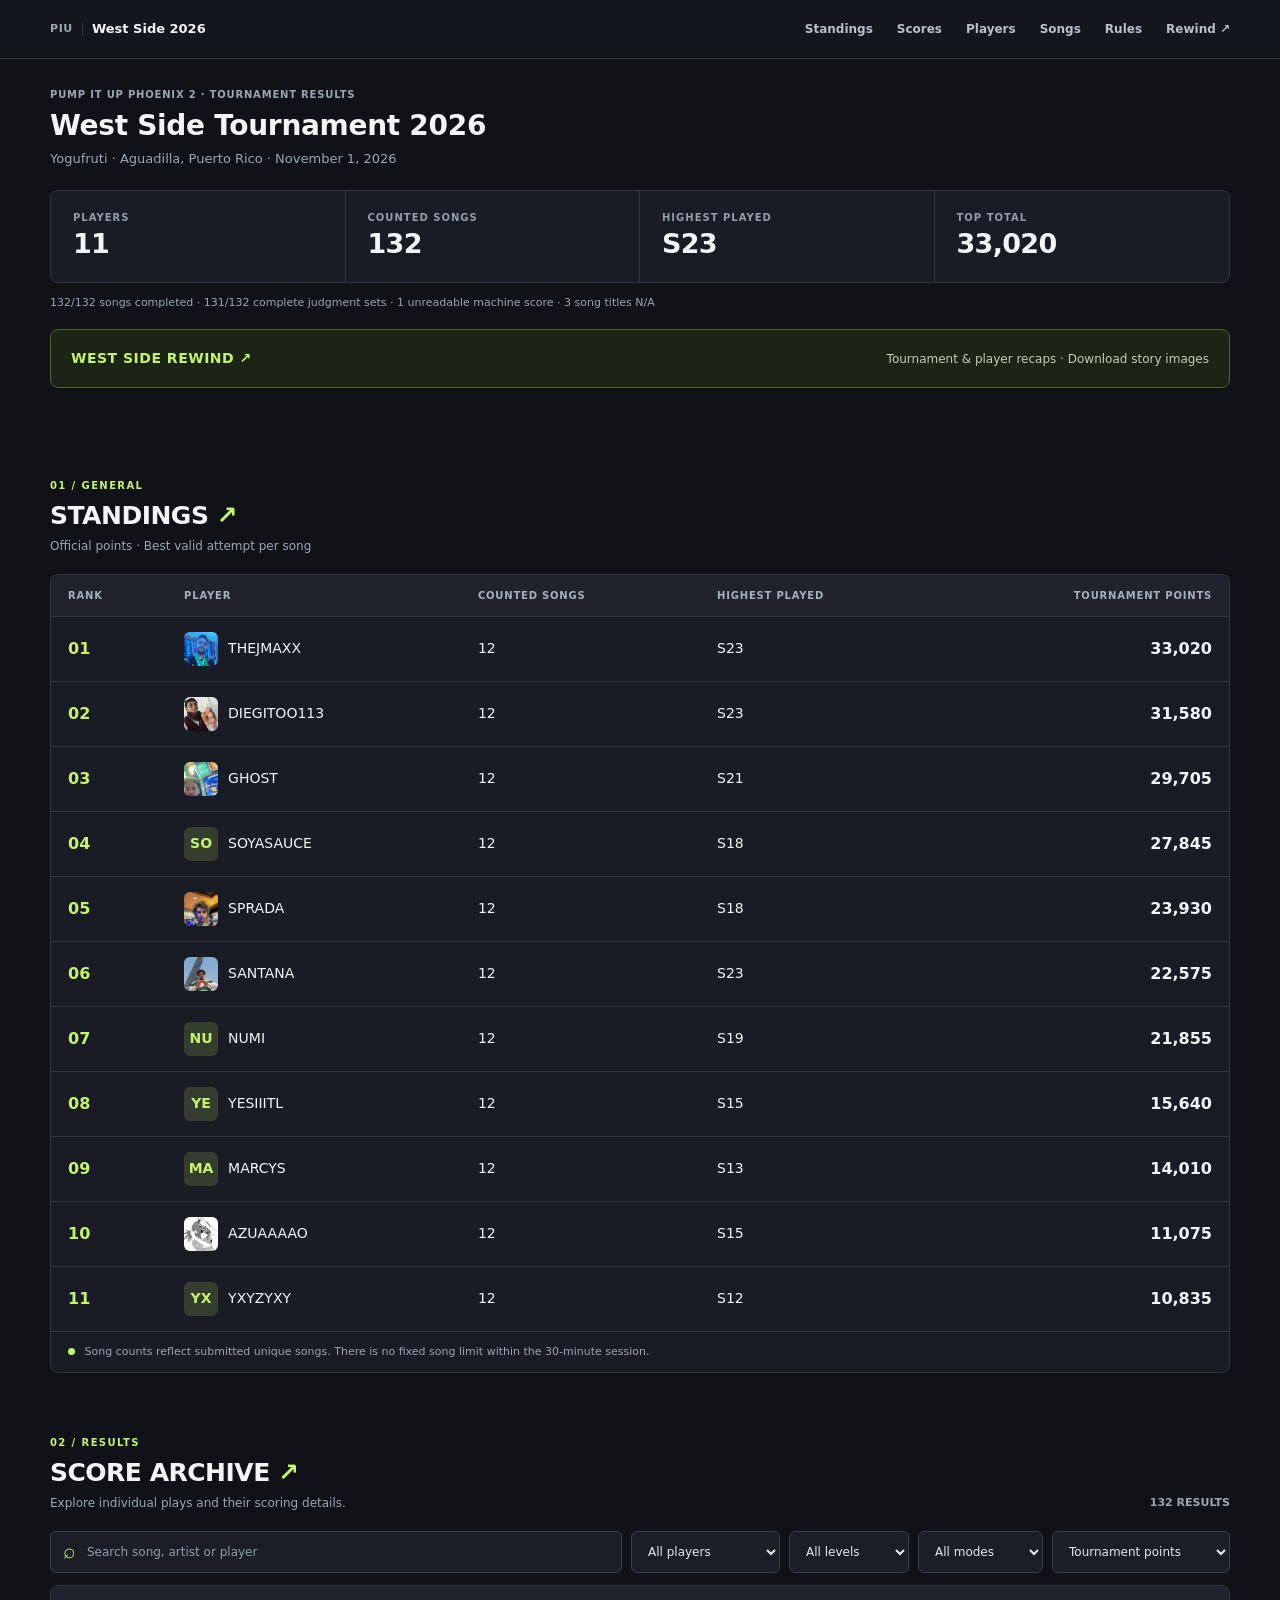
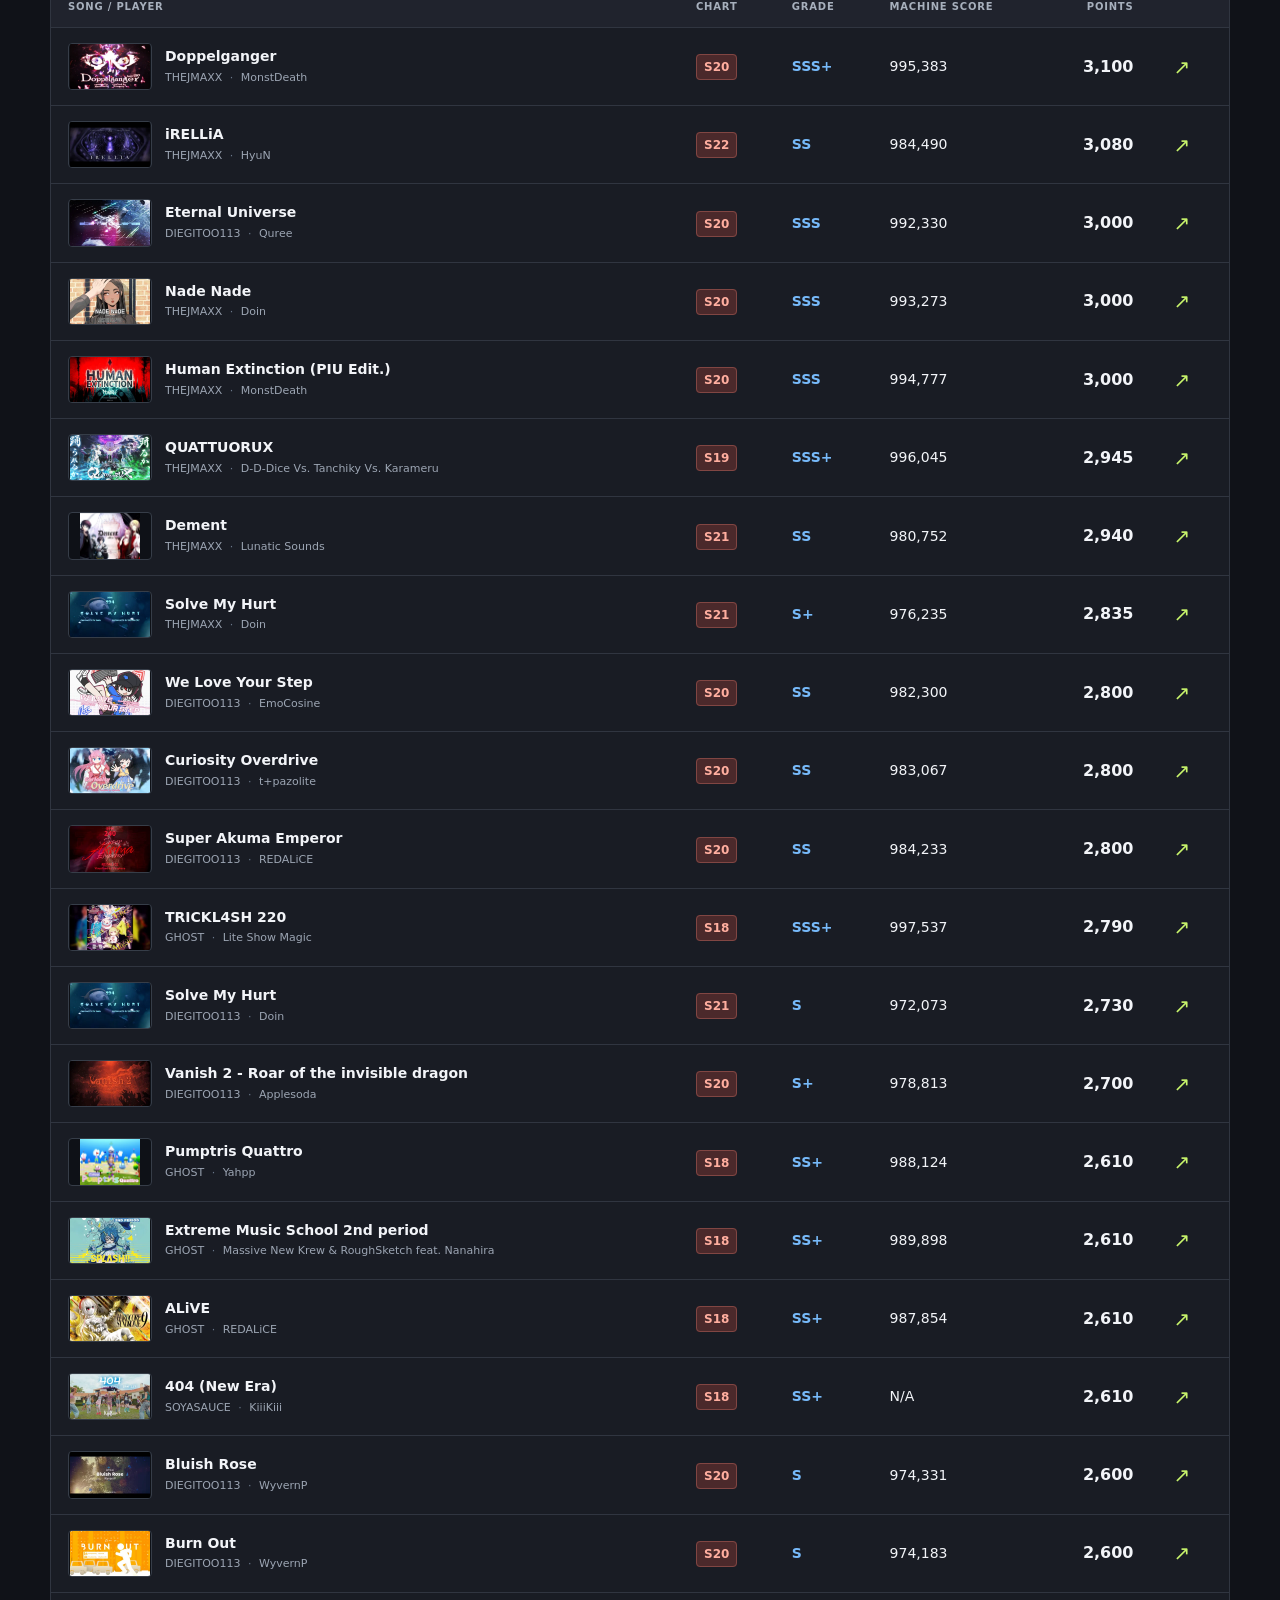
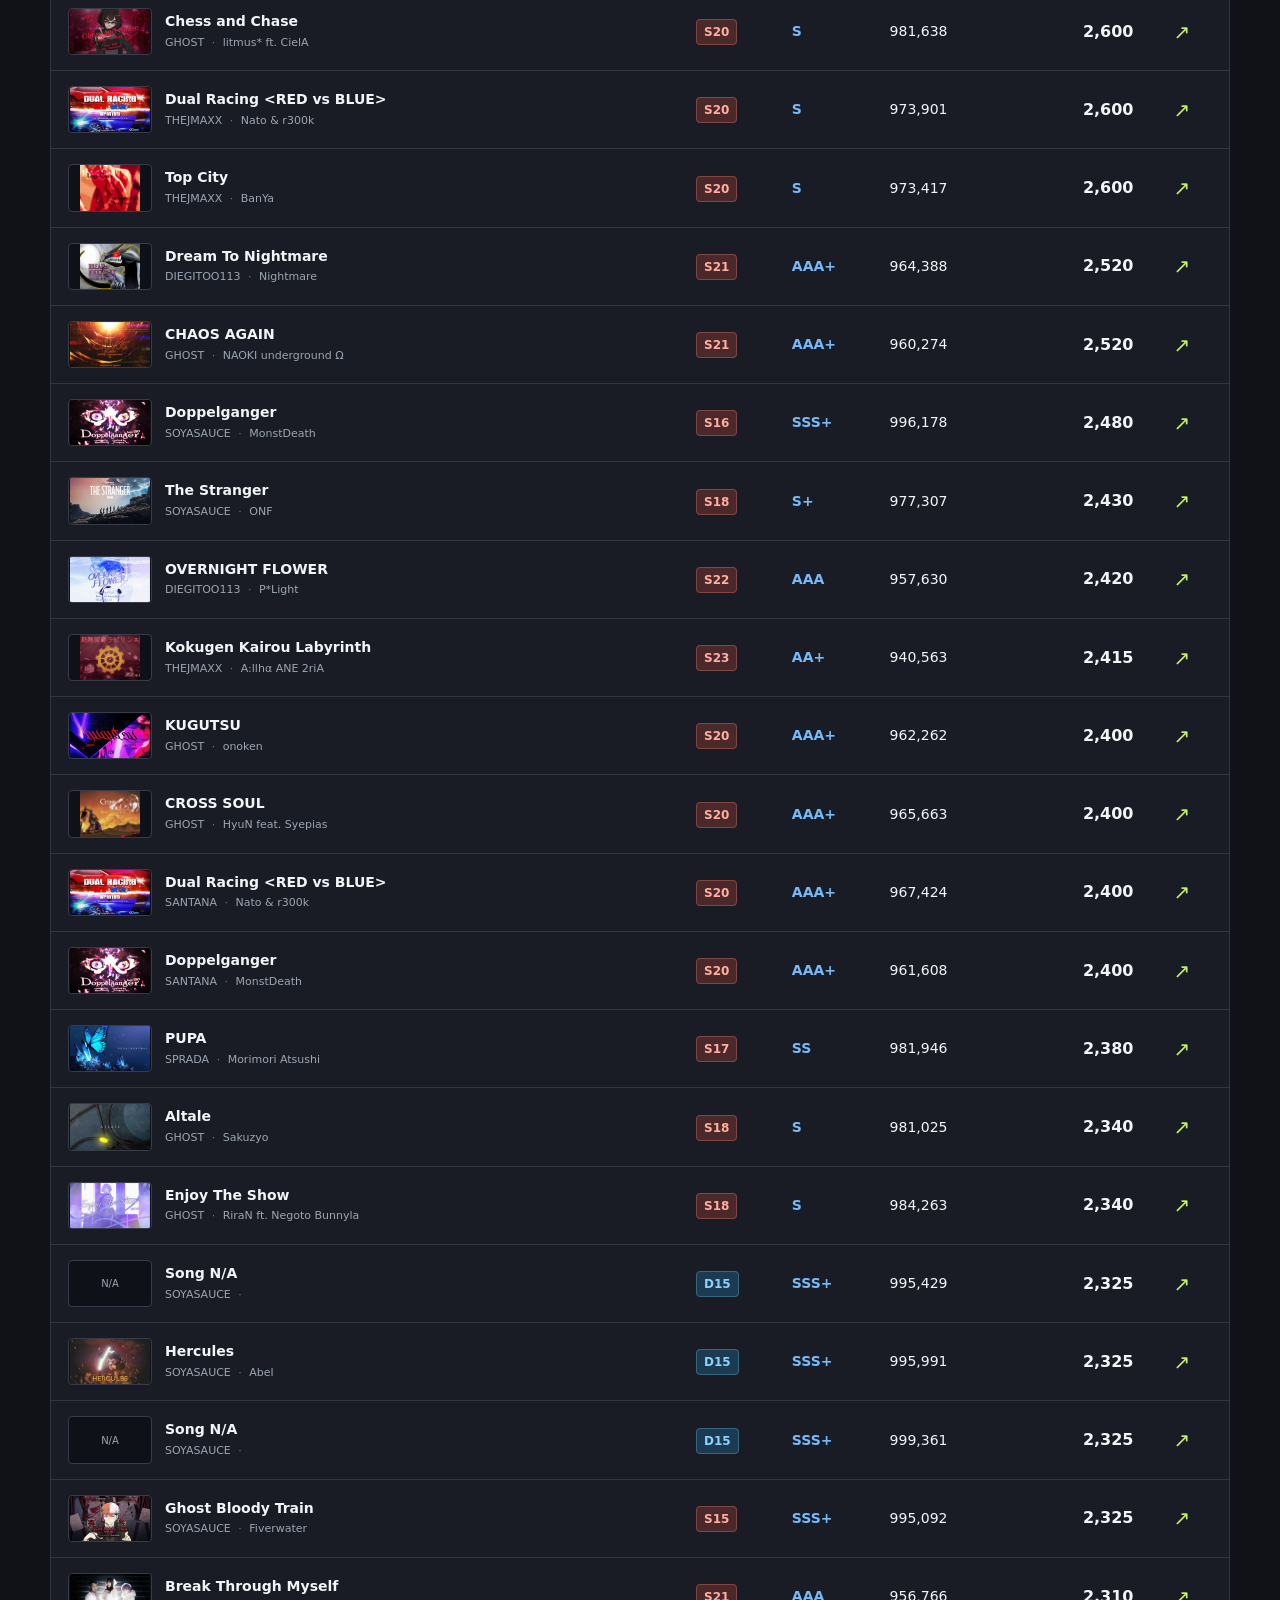
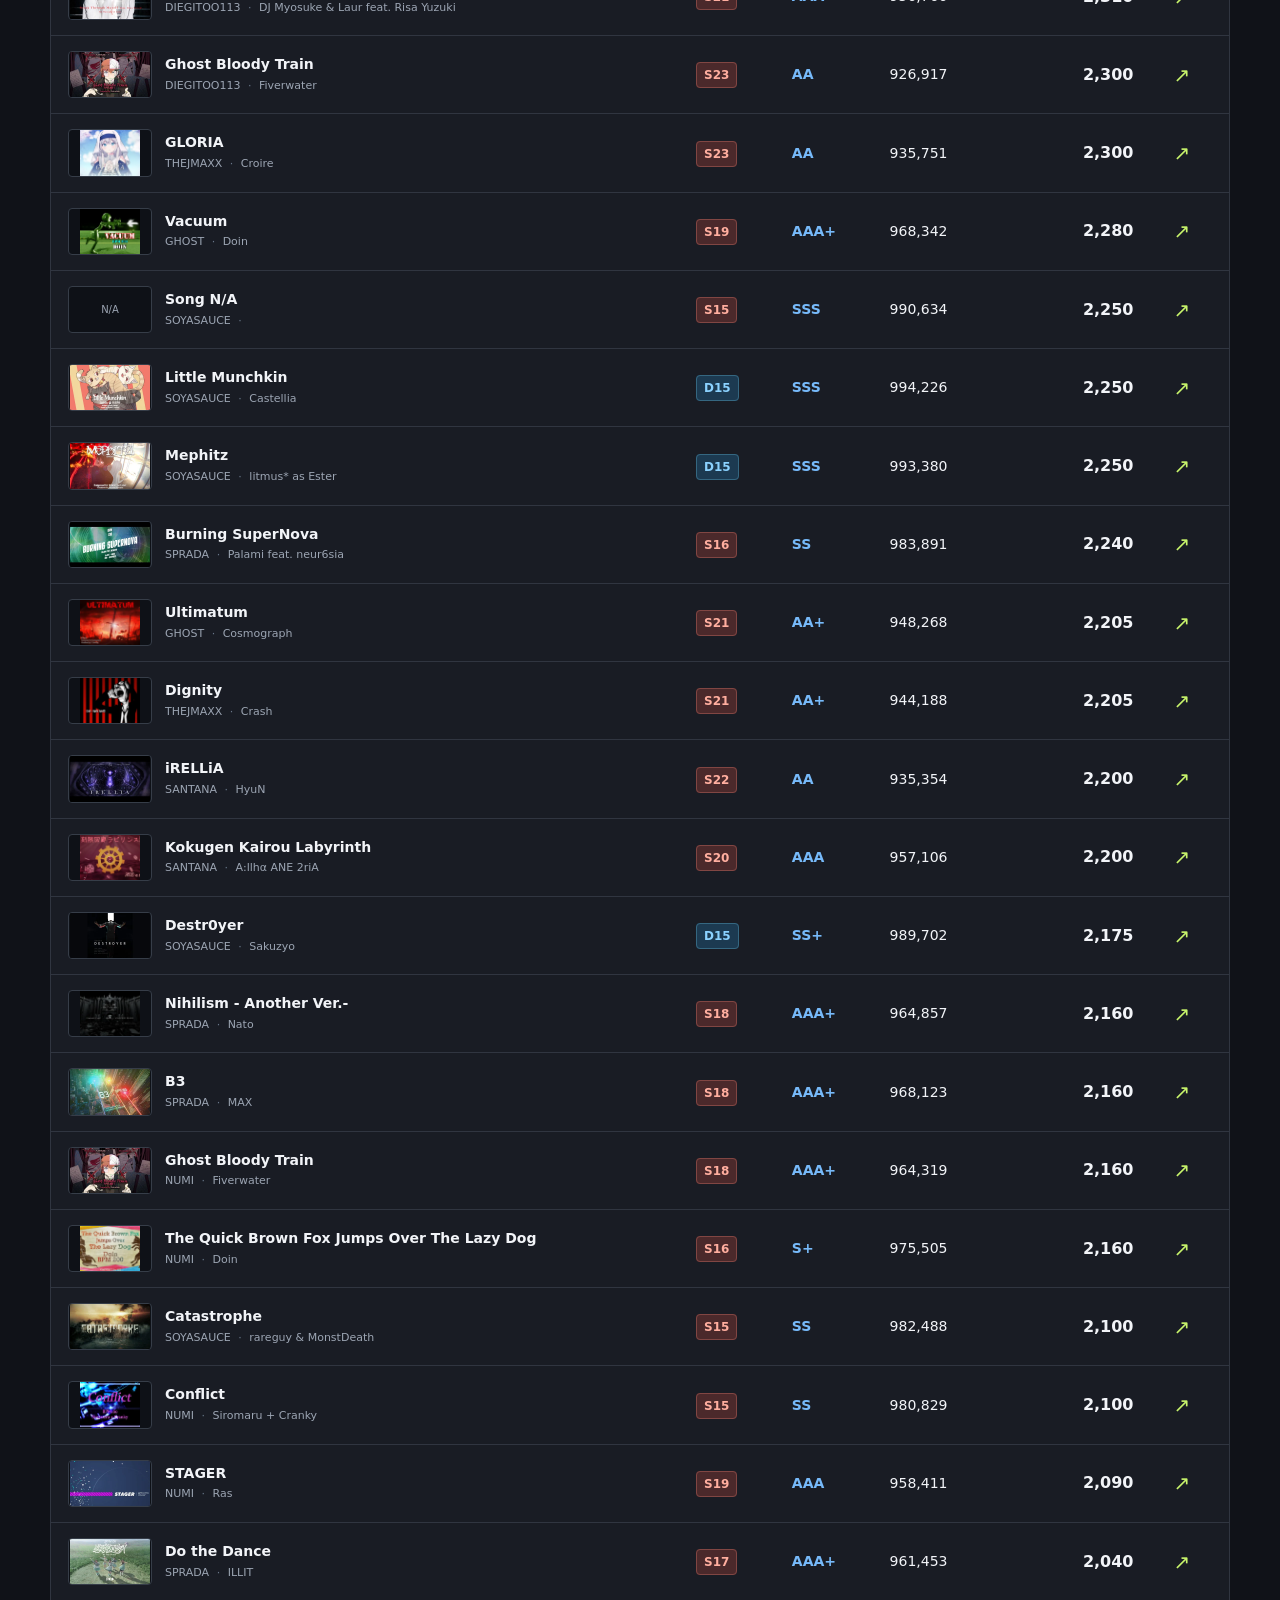
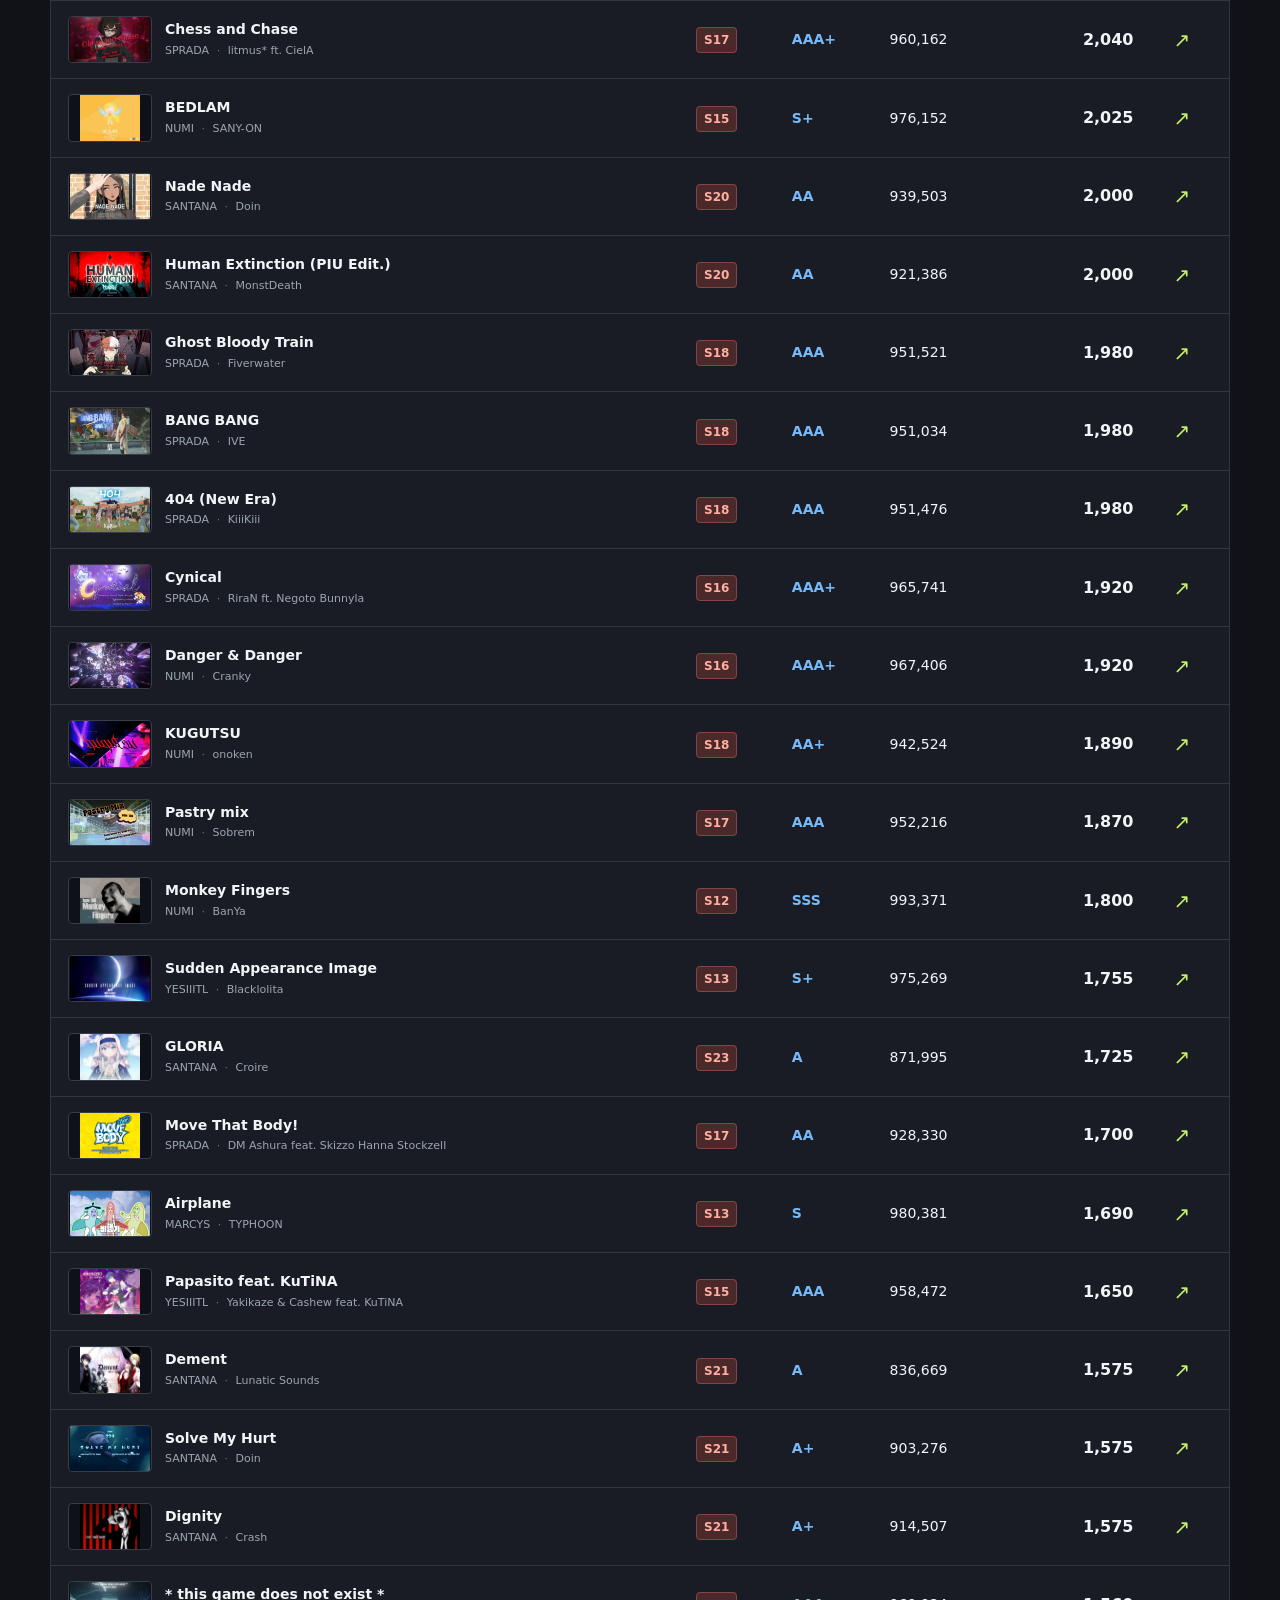
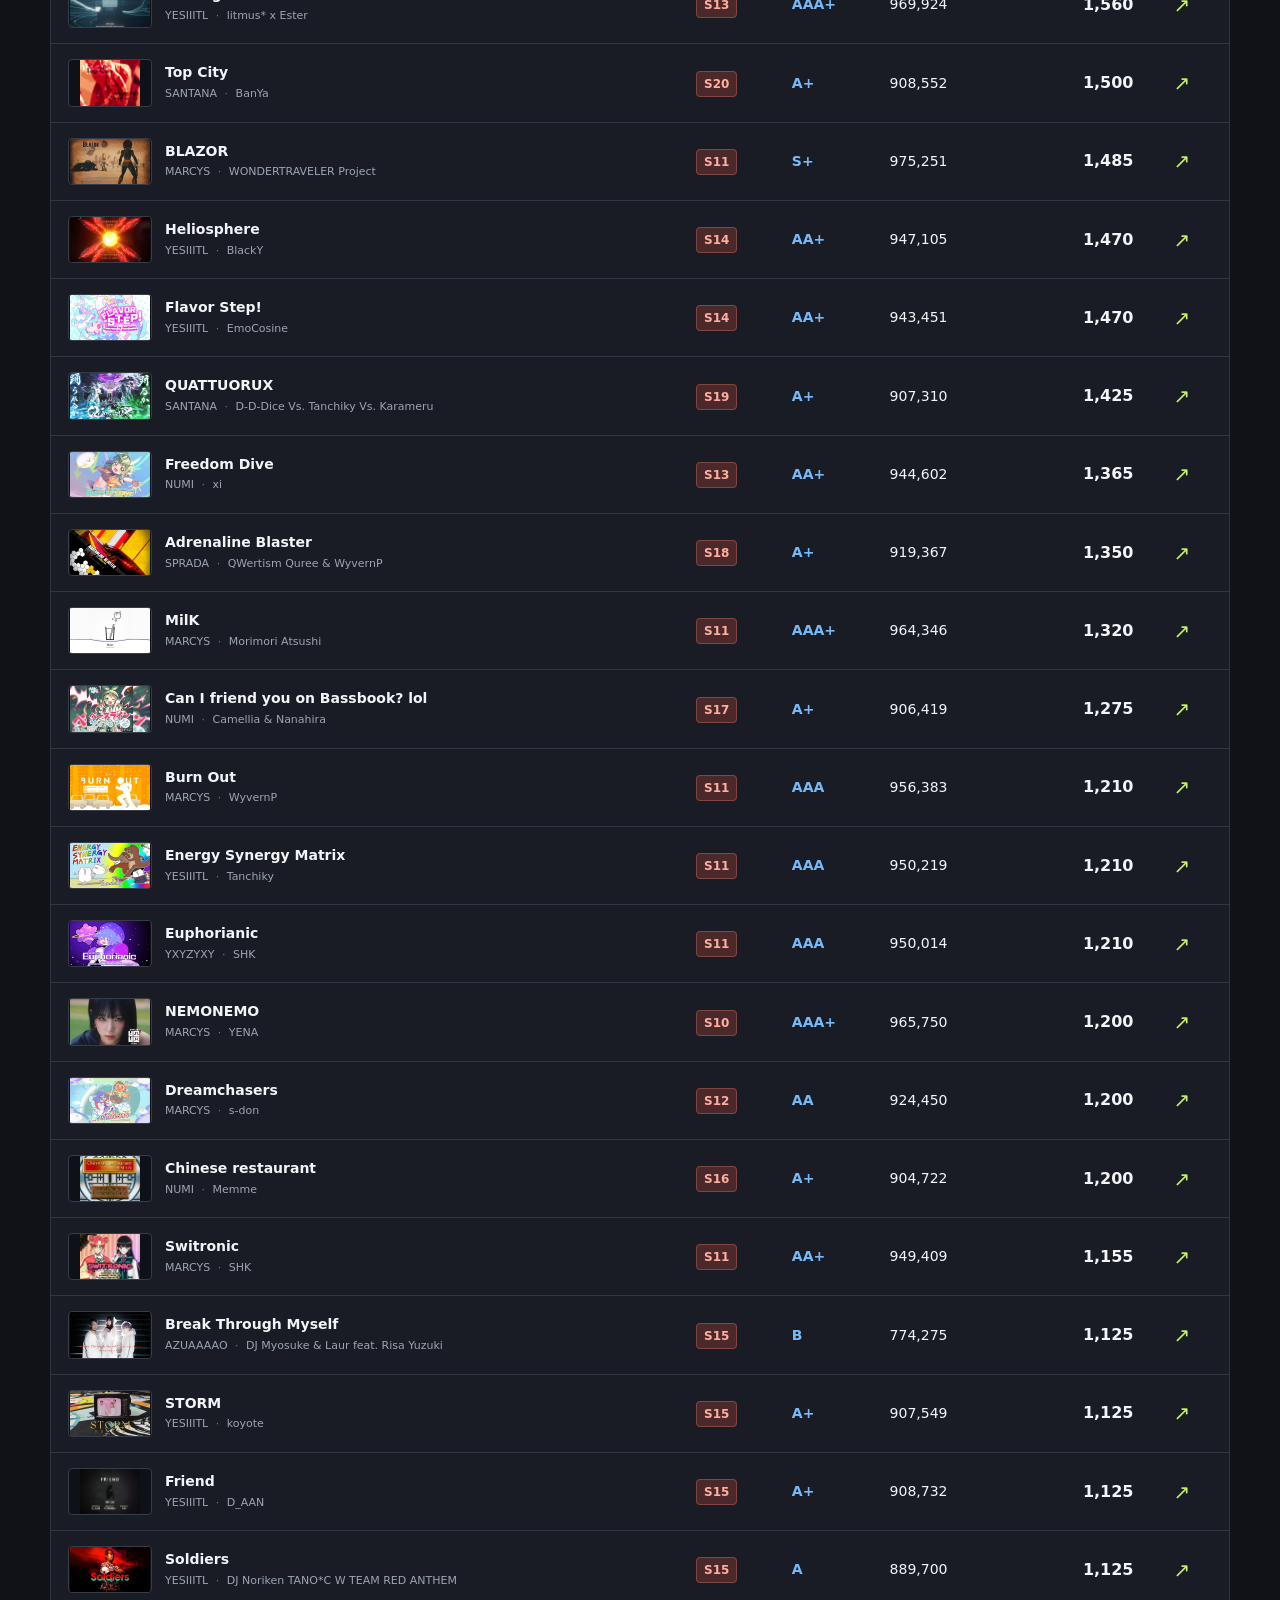
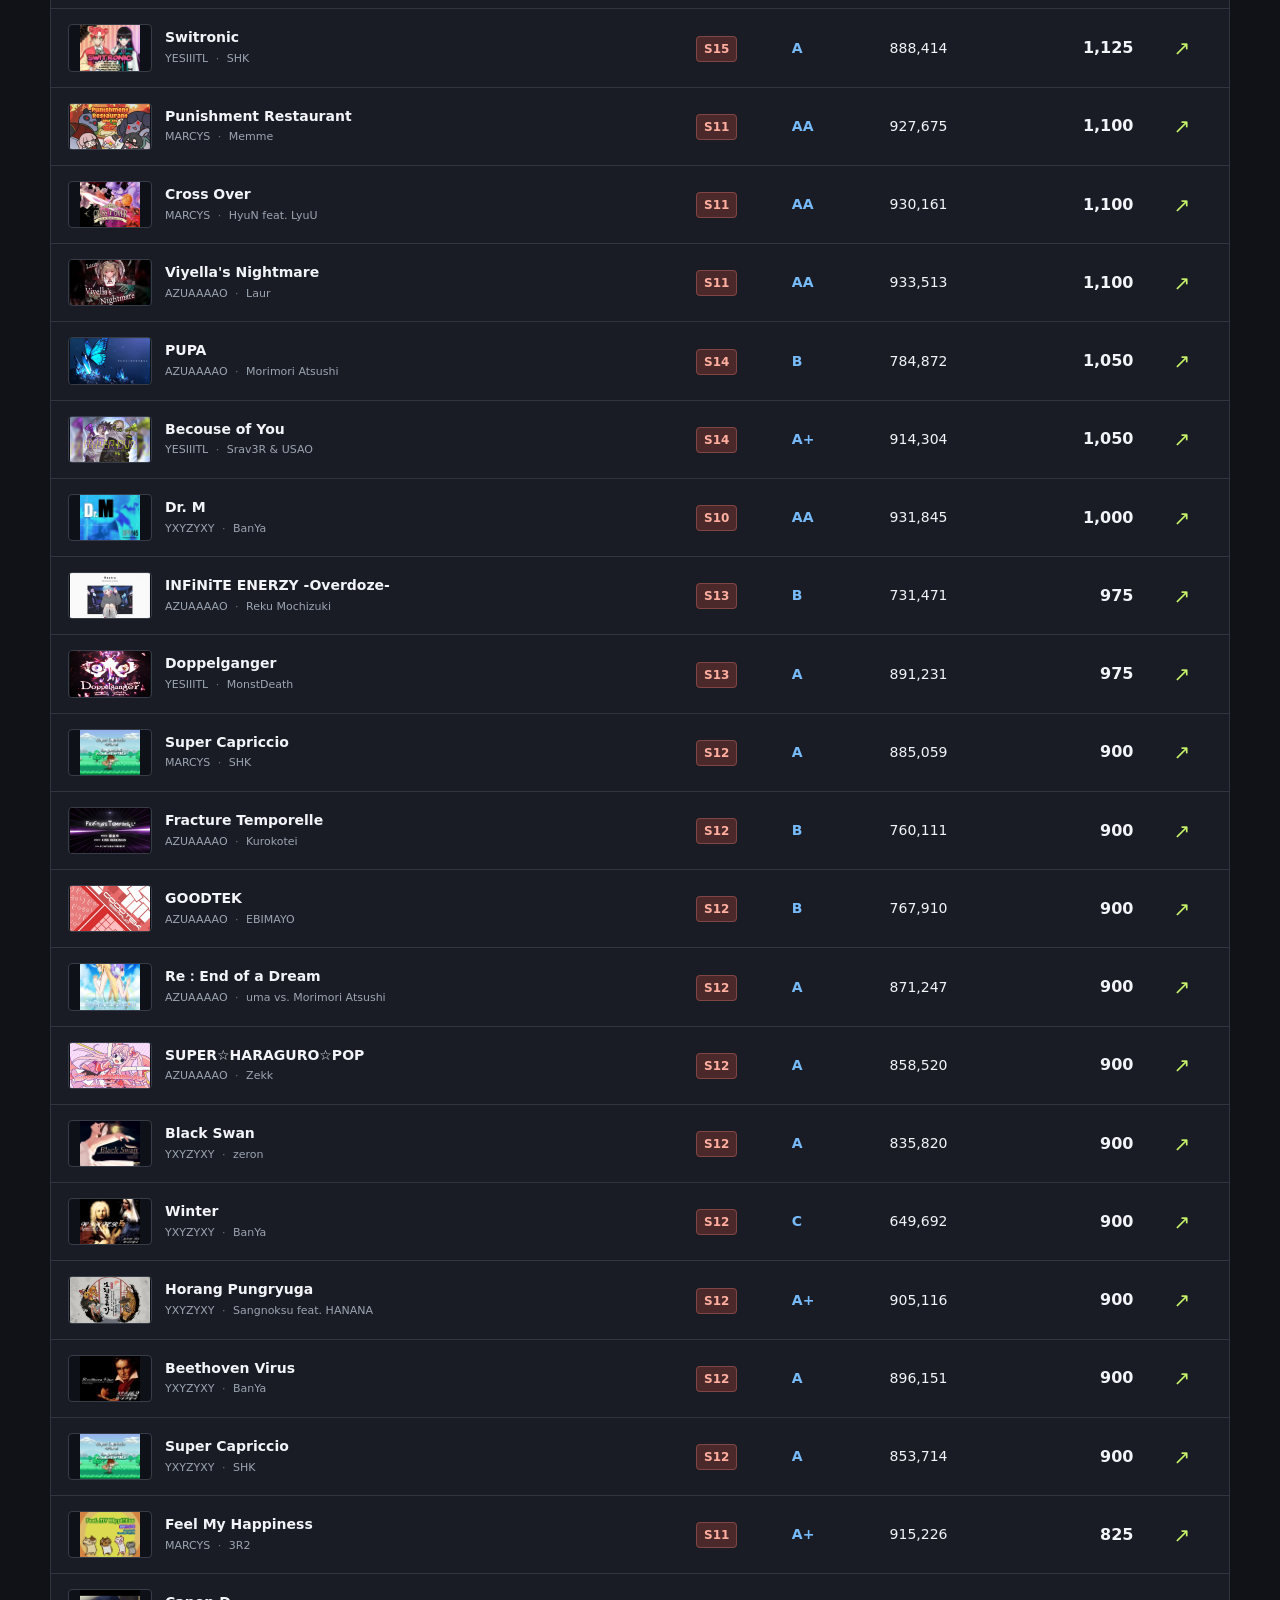
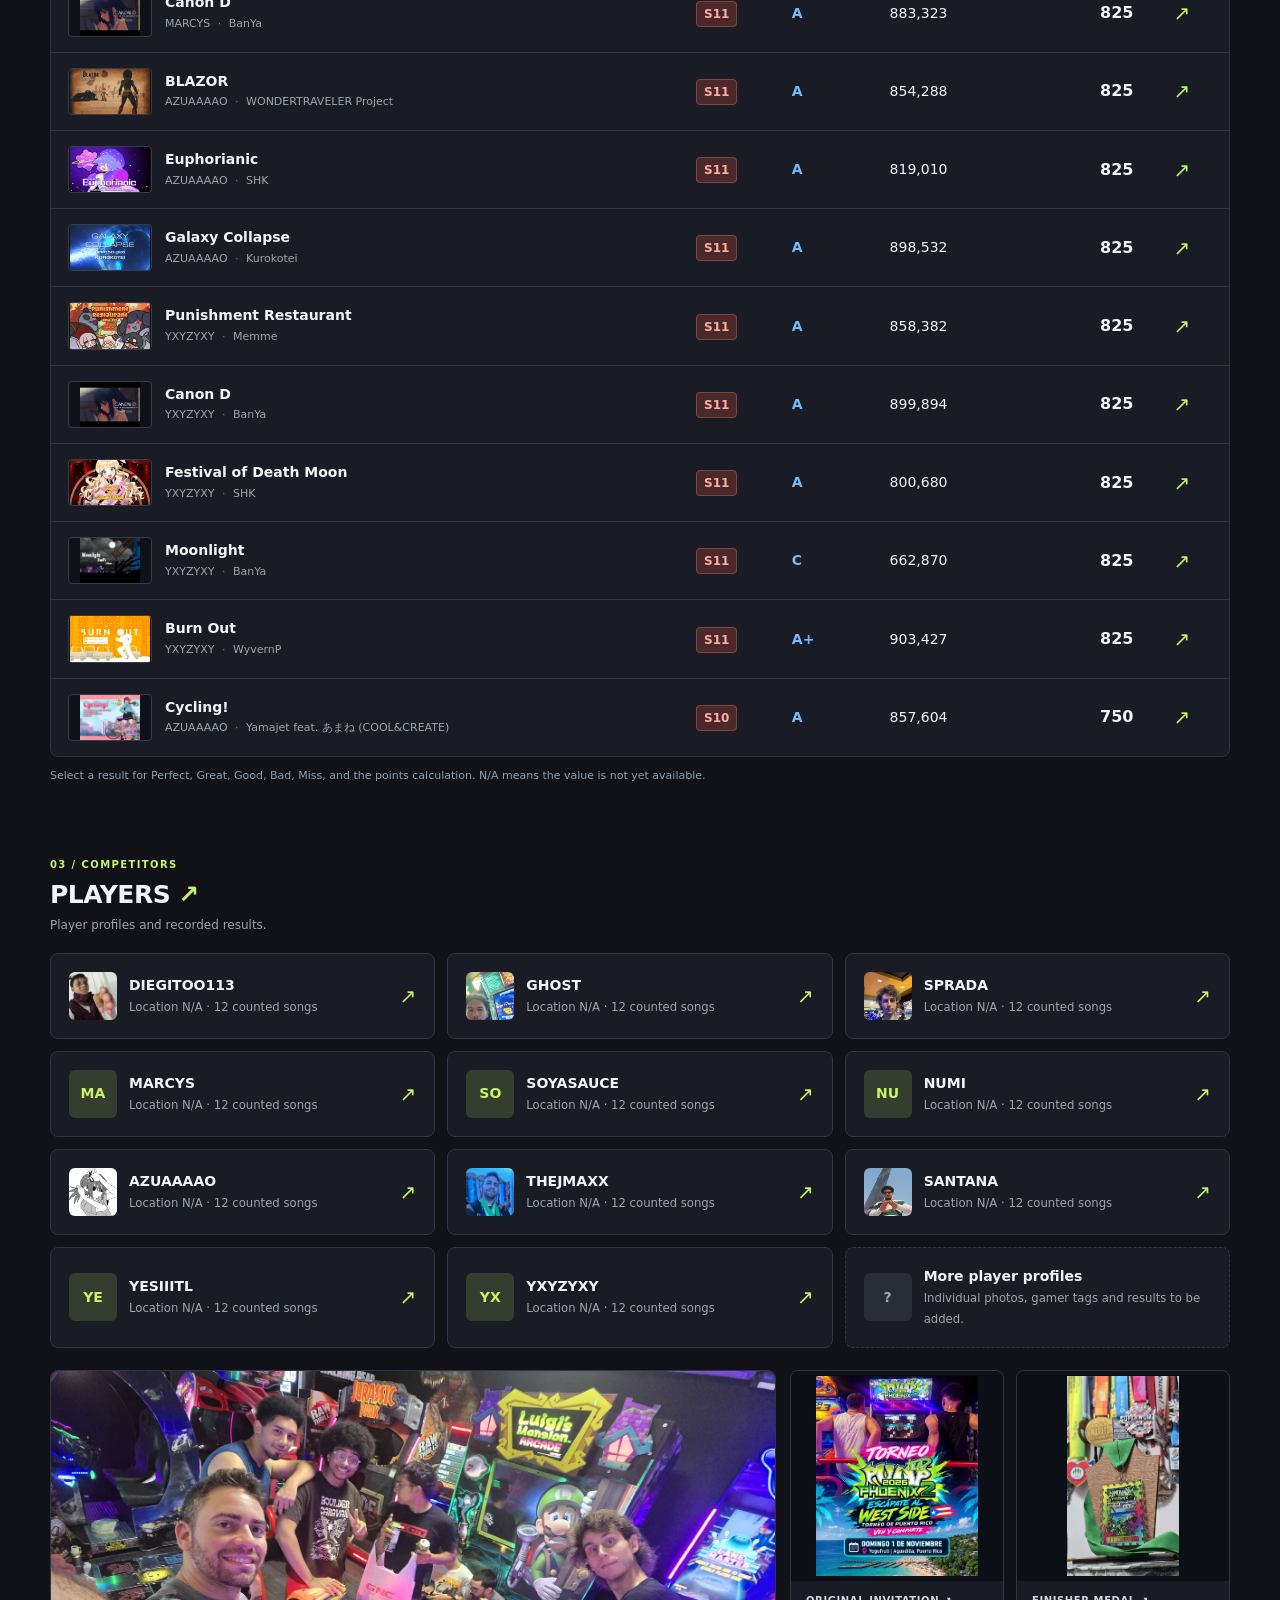
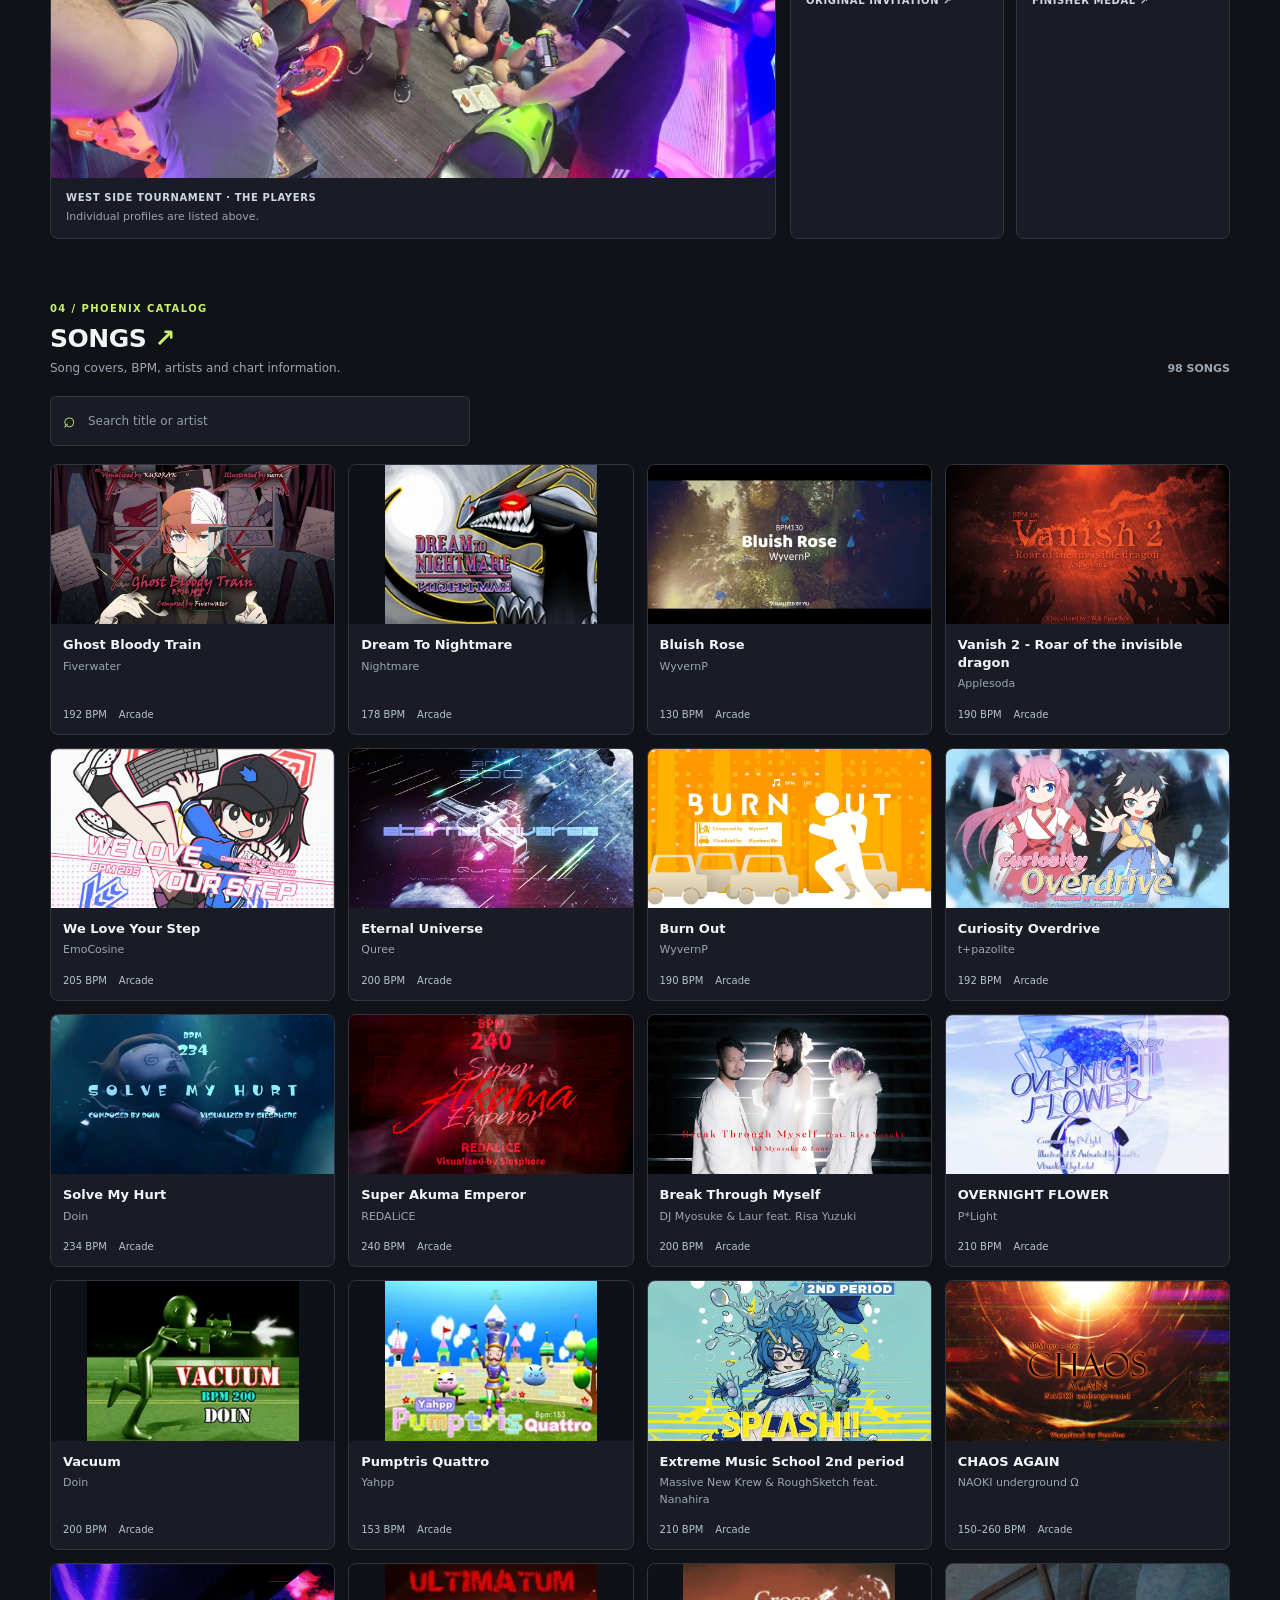
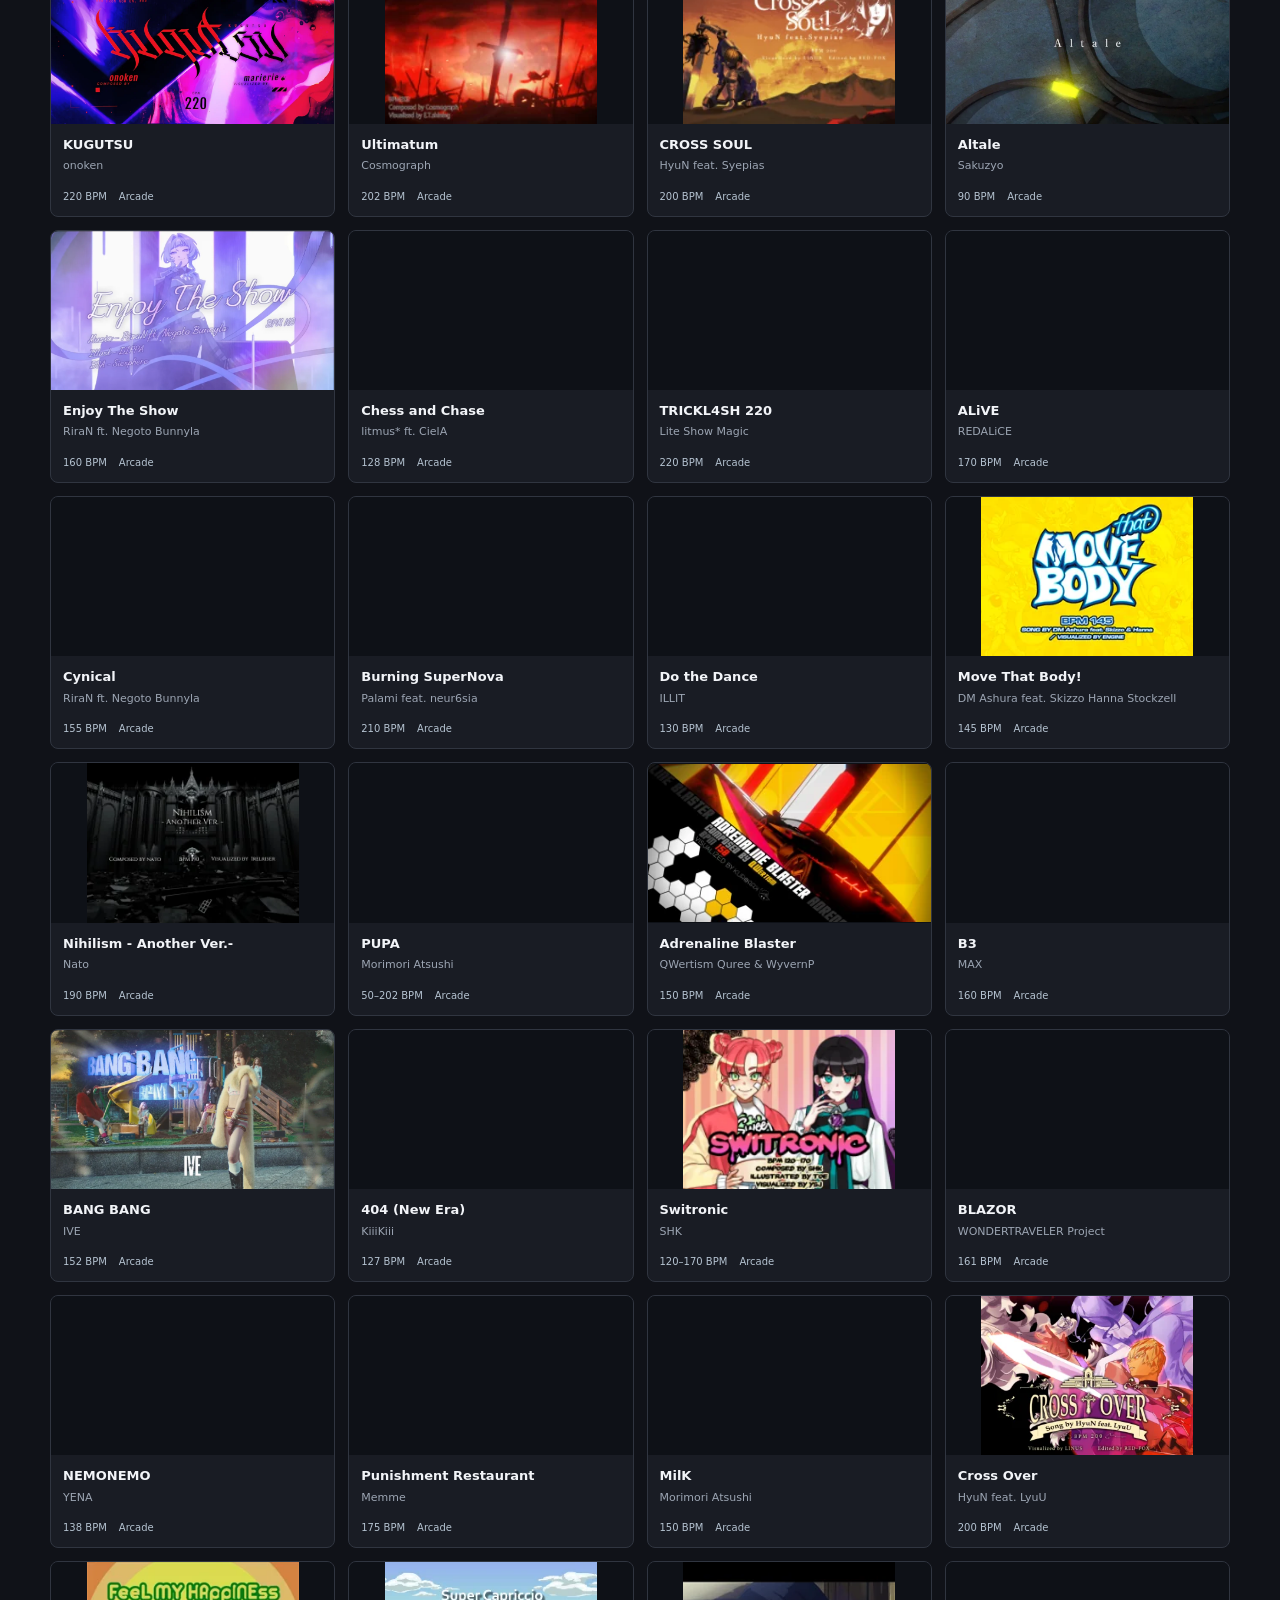
<file: index.html>
<!doctype html>
<html lang="en"><head><meta charset="utf-8"><meta name="viewport" content="width=device-width, initial-scale=1"><meta name="theme-color" content="#101218"><meta name="description" content="Yogufruti 2026 Pump It Up tournament scoreboard, player standings and detailed results."><title>West Side Tournament 2026 | Yogufruti PIU Scoreboard</title><link rel="stylesheet" href="styles.css?v=rewind-20261101"><script defer src="data/catalog.js?v=photos6-20261102"></script><script defer src="data/results.js?v=photos6-20261102"></script><script defer src="scoring.js?v=photos6-20261102"></script><script defer src="app.js?v=photos6-20261102"></script></head>
<body>
<header class="topbar">
  <div class="shell topbar-inner">
    <a href="#top" class="brand" aria-label="West Side Tournament 2026 home"><span class="brand-prefix">PIU</span><span>West Side 2026</span></a>
    <nav aria-label="Main navigation">
      <a href="#standings">Standings</a><a href="#scores">Scores</a><a href="#players">Players</a><a href="#songs">Songs</a><a href="#rules">Rules</a><a href="rewind.html">Rewind ↗</a>
    </nav>
  </div>
</header>
<main id="top" class="shell">
  <section class="event-head" aria-labelledby="event-title">
    <div>
      <div class="eyebrow">PUMP IT UP PHOENIX 2 · TOURNAMENT RESULTS</div>
      <h1 id="event-title">West Side Tournament 2026</h1>
      <p>Yogufruti · Aguadilla, Puerto Rico · November 1, 2026</p>
    </div>
  </section>
<div class="summary"><div><span>PLAYERS</span><strong id="player-count">—</strong></div><div><span>COUNTED SONGS</span><strong id="score-count">—</strong></div><div><span>HIGHEST PLAYED</span><strong id="max-level">—</strong></div><div><span>TOP TOTAL</span><strong id="top-total">—</strong></div></div>
<p class="data-coverage" id="coverage"></p>
<a class="rewind-entry" href="rewind.html"><strong>WEST SIDE REWIND ↗</strong><span>Tournament & player recaps · Download story images</span></a>
<section id="standings" class="section"><div class="section-heading"><div><span class="section-number">01 / GENERAL</span><h2>STANDINGS <span>↗</span></h2><p>Official points · Best valid attempt per song</p></div></div><div class="table-card"><div class="table-scroll"><table><thead><tr><th scope="col">RANK</th><th scope="col">PLAYER</th><th scope="col">COUNTED SONGS</th><th scope="col">HIGHEST PLAYED</th><th scope="col" class="numeric">TOURNAMENT POINTS</th></tr></thead><tbody id="standings-body"></tbody></table></div><div class="table-note"><span class="dot"></span> Song counts reflect submitted unique songs. There is no fixed song limit within the 30-minute session. <span class="mobile-hint">Swipe standings to see all columns →</span></div></div></section>
<section id="scores" class="section"><div class="section-heading"><div><span class="section-number">02 / RESULTS</span><h2>SCORE ARCHIVE <span>↗</span></h2><p>Explore individual plays and their scoring details.</p></div><span class="count-label" id="result-count" aria-live="polite"></span></div><div class="filters"><label class="search"><span aria-hidden="true">⌕</span><input id="search" type="search" placeholder="Search song, artist or player" aria-label="Search song, artist or player"></label><label><span class="sr-only">Filter by player</span><select id="player-filter"><option value="">All players</option></select></label><label><span class="sr-only">Filter by level</span><select id="level"><option value="">All levels</option></select></label><label><span class="sr-only">Filter by mode</span><select id="mode"><option value="">All modes</option><option>Single</option><option>Double</option></select></label><label><span class="sr-only">Sort results</span><select id="sort"><option value="points">Tournament points</option><option value="score">Machine score</option><option value="level">Level</option><option value="song">Song A–Z</option></select></label></div><div class="table-card"><div class="table-scroll"><table class="score-table"><thead><tr><th scope="col">SONG / PLAYER</th><th scope="col">CHART</th><th scope="col">GRADE</th><th scope="col">MACHINE SCORE</th><th scope="col" class="numeric">POINTS</th><th scope="col"><span class="sr-only">Details</span></th></tr></thead><tbody id="results"></tbody></table></div><div id="empty" class="empty" hidden>No results match these filters.</div></div><p class="footnote">Select a result for Perfect, Great, Good, Bad, Miss, and the points calculation. N/A means the value is not yet available.</p></section>
<section id="players" class="section"><div class="section-heading"><div><span class="section-number">03 / COMPETITORS</span><h2>PLAYERS <span>↗</span></h2><p>Player profiles and recorded results.</p></div></div><div id="players-list" class="players-grid"></div><div class="event-media"><figure class="group-photo"><a href="assets/event/participants.webp" target="_blank" rel="noopener"><img src="assets/event/participants.webp" alt="Tournament players together at the Yogufruti arcade" loading="lazy" width="1600" height="900"></a><figcaption>WEST SIDE TOURNAMENT · THE PLAYERS <span>Individual profiles are listed above.</span></figcaption></figure><div class="event-artifacts"><figure><a href="assets/event/invitation.webp" target="_blank" rel="noopener"><img src="assets/event/invitation.webp" alt="Original West Side Tournament invitation for November 1 at Yogufruti, Aguadilla" loading="lazy"></a><figcaption>ORIGINAL INVITATION ↗</figcaption></figure><figure><a href="assets/event/finisher-medal.webp" target="_blank" rel="noopener"><img src="assets/event/finisher-medal.webp" alt="West Side Tournament 2026 finisher medal with a green ribbon" loading="lazy"></a><figcaption>FINISHER MEDAL ↗</figcaption></figure></div></div></section>
<section id="songs" class="section"><div class="section-heading"><div><span class="section-number">04 / PHOENIX CATALOG</span><h2>SONGS <span>↗</span></h2><p>Song covers, BPM, artists and chart information.</p></div><span class="count-label" id="song-count" aria-live="polite"></span></div><label class="search catalog-search"><span aria-hidden="true">⌕</span><input id="song-search" type="search" aria-label="Search song catalog" placeholder="Search title or artist"></label><div id="song-grid" class="song-grid"></div><p class="footnote">Community catalog: Phoenix 2 v1.02.0. Select a song for its chart list and sources.</p></section>
<section id="rules" class="section rules"><div class="section-heading"><div><span class="section-number">05 / METHODOLOGY</span><h2>SCORING RULES <span>↗</span></h2><p>How tournament points are calculated.</p></div></div><div class="rules-grid"><article><span>01</span><h3>LEVEL × GRADE</h3><p>Points = level × 100 × grade multiplier. Session total = sum of counted song points.</p></article><article><span>02</span><h3>BEST PER SONG</h3><p>The highest valid tournament-point result for each player and song counts. Ties remain tied.</p></article><article><span>03</span><h3>LEVELS 5–23</h3><p>Singles and Doubles must be Lv. 5–23. Maximum per song: 23 × 100 × 1.60 = 3,680 points.</p></article><article><span>04</span><h3>30-MINUTE SESSION</h3><p>A song selected before 30:00 counts even if it finishes afterward. Normal Arcade charts only.</p></article></div><details><summary>View grade multipliers and eligibility</summary><div class="rule-detail"><p>A+ or lower: 0.75 · AA: 1.00 · AA+: 1.05 · AAA: 1.10 · AAA+: 1.20 · S: 1.30 · S+: 1.35 · SS: 1.40 · SS+: 1.45 · SSS: 1.50 · SSS+: 1.55 · SSS+ PG: 1.60</p><p>Singles and Doubles score equally at the same level and grade. Legitimate stage pass and break results count; deliberate abandonment with Pass M/G is excluded. The minimum per song is 375 points (Lv. 5 at A+ or lower). Machine score and judgment counts are shown as result details; the tournament formula uses level and grade. Timing and pass/break status remain unverified when absent.</p></div></details></section></main>
<footer class="shell"><span>YOGUFRUTI 2026 <b>·</b> PIU SCOREBOARD</span><a href="docs/ASSET_SOURCES.md">ASSET SOURCES</a><a href="https://scoreboard.lbpiu.com.br/bigone26" target="_blank" rel="noopener noreferrer">B1G ONE SCOREBOARD REFERENCE ↗</a></footer><dialog id="detail-dialog" aria-labelledby="detail-title"><div id="detail-content"></div></dialog></body></html>
</file>
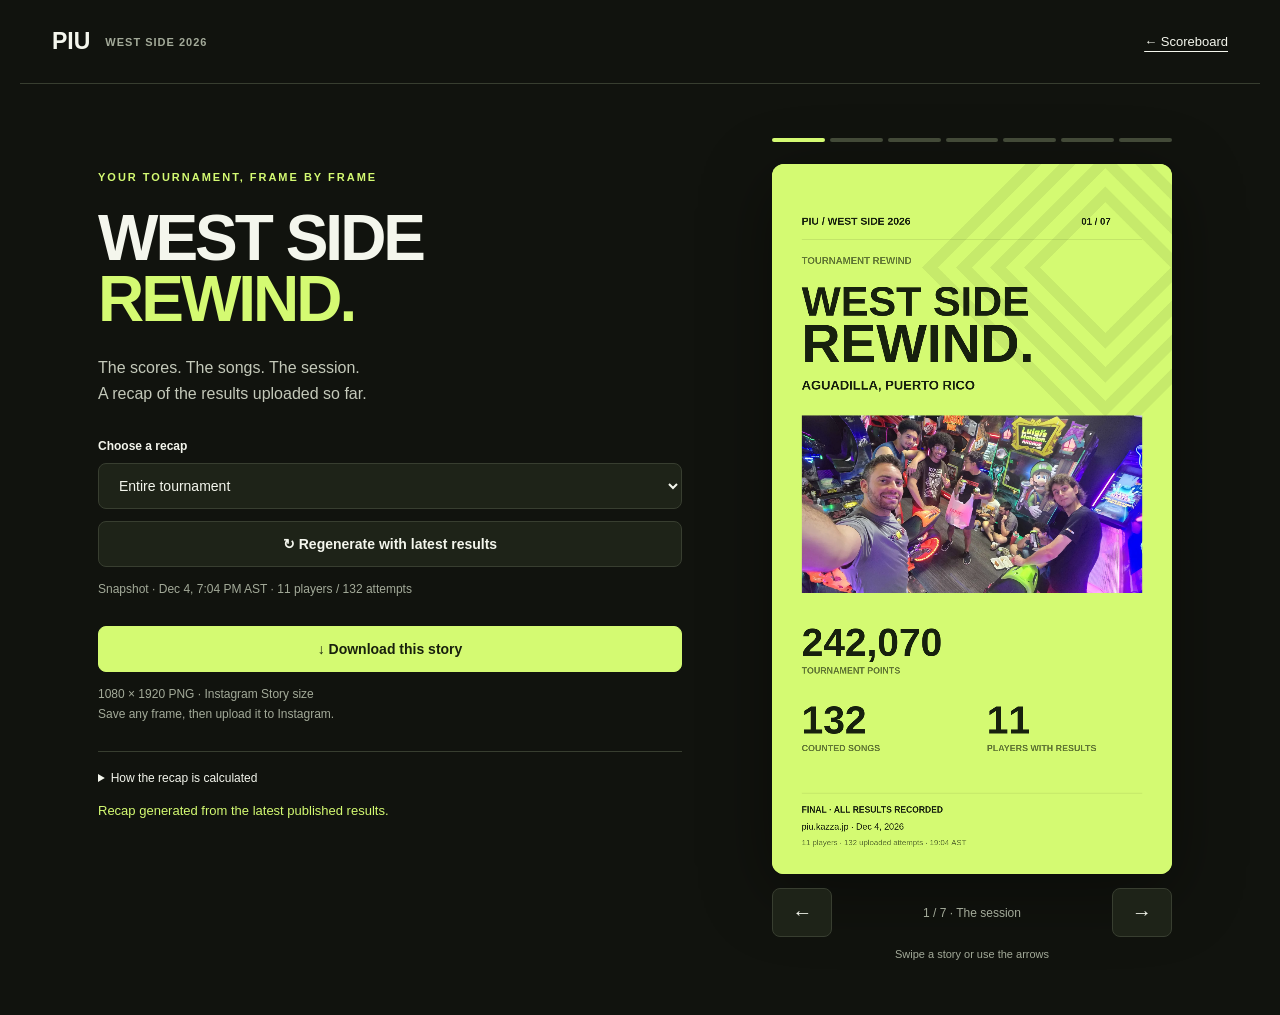
<file: rewind.html>
<!doctype html>
<html lang="en">
<head>
<meta charset="utf-8"><meta name="viewport" content="width=device-width, initial-scale=1"><meta name="theme-color" content="#11130e">
<title>Tournament Rewind | West Side 2026</title><meta name="description" content="West Side PIU tournament recap. Explore player statistics and download 1080 × 1920 story images.">
<link rel="stylesheet" href="rewind.css?v=1"><script defer src="scoring.js?v=photos6-20261102"></script><script defer src="rewind-data.js?v=1"></script><script defer src="rewind.js?v=1"></script>
</head>
<body>
<header><a class="wordmark" href="./">PIU <span>WEST SIDE 2026</span></a><a href="./">← Scoreboard</a></header>
<main>
<section class="controls" aria-labelledby="page-title">
<p class="eyebrow">YOUR TOURNAMENT, FRAME BY FRAME</p><h1 id="page-title">WEST SIDE<br><span>REWIND.</span></h1>
<p class="intro">The scores. The songs. The session.<br>A recap of the results uploaded so far.</p>
<label for="recap-player">Choose a recap</label><select id="recap-player" disabled><option value="">Entire tournament</option></select>
<button id="regenerate" disabled>↻ Regenerate with latest results</button>
<p id="snapshot" class="muted">Loading tournament data…</p>
<div class="export-controls"><button class="primary" id="download" disabled>↓ Download this story</button><button id="share" hidden disabled>Share story</button></div>
<p class="muted">1080 × 1920 PNG · Instagram Story size<br>Save any frame, then upload it to Instagram.</p>
<details><summary>How the recap is calculated</summary><p>Statistics use the best eligible tournament-point attempt per player and song, following the scoreboard’s rules. Points = level × 100 × grade factor. Machine scores do not determine tournament points.</p><p>Perfect share is Perfect judgments divided by all five judgments on complete records. It is not the game’s accuracy rating. Unknown values are excluded, never treated as zero.</p><p>All standings are final for the completed tournament. Regenerate reloads the latest published results; previously downloaded images remain snapshots.</p><a href="data/validation.json">View source validation</a></details>
<p id="status" role="status" aria-live="polite"></p>
</section>
<section class="viewer" aria-label="Recap stories" aria-busy="true">
<div id="progress" class="progress" aria-label="Choose story"></div>
<div class="story-frame" id="story-frame" tabindex="0" aria-label="Story viewer. Use left and right arrow keys to change story."><canvas id="story" width="1080" height="1920" role="img" aria-label="Loading recap"></canvas></div>
<div class="story-nav"><button id="previous" aria-label="Previous story" disabled>←</button><span id="slide-count" aria-live="polite">0 / 0</span><button id="next" aria-label="Next story" disabled>→</button></div>
<p class="swipe-hint">Swipe a story or use the arrows</p><div id="story-description" class="sr-only" aria-live="polite"></div>
</section>
</main>
</body></html>
</file>
<file: styles.css>
:root{color-scheme:dark;--bg:#101218;--card:#191c24;--line:#303540;--text:#f2f4f8;--muted:#9ca5b3;--accent:#c7f36b;--blue:#77bafa}*{box-sizing:border-box}html{scroll-behavior:smooth}body{margin:0;background:var(--bg);color:var(--text);font:14px/1.5 system-ui,-apple-system,sans-serif}a{color:inherit;text-decoration:none}button,input,select{font:inherit}a:focus-visible,button:focus-visible,input:focus-visible,select:focus-visible,summary:focus-visible{outline:2px solid var(--accent);outline-offset:3px}.shell{width:min(1180px,calc(100% - 48px));margin:auto}.topbar{border-bottom:1px solid var(--line);background:#14161d}.topbar-inner{height:70px;display:flex;align-items:center;gap:45px}.brand{display:flex;align-items:center;gap:10px;font-weight:900;line-height:1;white-space:nowrap}.brand b{color:var(--accent)}.brand small{display:block;font-size:8px;letter-spacing:1.7px;color:#a8b1bb;margin-top:6px}.brand-icon{background:var(--accent);color:#121711;width:35px;height:35px;display:grid;place-items:center;border-radius:7px;font-size:22px}.topbar nav{display:flex;gap:30px;margin-left:auto;font-weight:650;color:#b8c0cc;font-size:13px}.topbar nav a:hover{color:var(--accent)}.event-label i,.dot{display:inline-block;width:7px;height:7px;border-radius:50%;background:var(--accent);margin-right:6px}.event-head{display:flex;align-items:end;justify-content:space-between;gap:20px;padding:58px 0 32px}.eyebrow,.section-number{font-size:10px;letter-spacing:1.4px;font-weight:800;color:var(--accent)}.eyebrow{display:flex;gap:18px}.eyebrow span+span{color:#828c9a}.event-head h1{margin:10px 0 2px;font-size:clamp(38px,5.5vw,64px);line-height:1.05;letter-spacing:-2px;font-weight:900}.event-head h1 em{font-style:normal;color:var(--accent)}.event-head p{margin:12px 0 0;color:#b2bbc7}.event-head p span{padding:0 7px;color:#6b7685}.event-label{border-left:1px solid var(--line);padding-left:22px;display:grid;gap:3px;min-width:180px}.event-label span,.summary span{font-size:10px;font-weight:800;letter-spacing:1px;color:#929dab}.event-label strong{font-size:12px}.event-label small{color:#949eab}.summary{display:grid;grid-template-columns:repeat(4,1fr);border:1px solid var(--line);border-radius:8px;background:var(--card);overflow:hidden}.summary>div{padding:19px 22px;border-right:1px solid var(--line)}.summary>div:last-child{border:0}.summary span{display:block}.summary strong{font-size:27px;line-height:1.4;letter-spacing:-.7px}.section{padding-top:58px;scroll-margin-top:20px}.section-heading{display:flex;justify-content:space-between;align-items:end;gap:20px;margin-bottom:19px}.section-heading h2{font-size:25px;letter-spacing:-.5px;line-height:1.1;margin:7px 0;font-weight:850}.section-heading h2 span{color:var(--accent)}.section-heading p{margin:0;color:var(--muted);font-size:12px}.count-label{color:#9da6b3;font-weight:700;font-size:11px}.table-card{background:var(--card);border:1px solid var(--line);border-radius:8px;overflow:hidden}.table-scroll{overflow-x:auto}table{border-collapse:collapse;width:100%;text-align:left}th{background:#20232d;color:#a7b0bd;font-size:10px;letter-spacing:.8px;white-space:nowrap;padding:13px 17px}td{padding:15px 17px;border-top:1px solid var(--line);white-space:nowrap}td.numeric,th.numeric{text-align:right}.player-cell{display:flex;align-items:center;gap:10px;font-weight:750}.avatar{display:inline-grid;place-items:center;flex:none;width:34px;height:34px;border-radius:6px;background:#343d2e;color:var(--accent);font-weight:850}.rank{font-size:16px;font-weight:850;color:var(--accent)}.points{font-weight:850;font-size:16px}.table-note{padding:12px 17px;border-top:1px solid var(--line);color:var(--muted);font-size:11px}.filters{display:flex;gap:9px;margin-bottom:12px}.filters label{display:flex;align-items:center;background:#1b1e26;border:1px solid #3a3f4a;border-radius:6px;min-height:42px}.filters .search{flex:1;min-width:150px;padding:0 12px;gap:9px}.search span{color:var(--accent);font-size:21px}.search input{color:white;background:transparent;border:0;outline:0;width:100%;font-size:12px}.search input::placeholder{color:#929cab}.filters select{background:transparent;color:#e3e8ee;border:0;padding:0 32px 0 12px;min-height:40px;font-size:12px;cursor:pointer}.filters option{background:#1b1e26}.score-table tbody tr{cursor:pointer}.score-table tbody tr:hover,.score-table tbody tr:focus-within{background:#222730}.song-name{display:block;font-weight:750;white-space:normal;min-width:200px}.song-player{display:block;font-size:11px;color:var(--muted);margin-top:3px}.chart{font-weight:850;color:#ffae9f;background:#4b292b;border:1px solid #814643;padding:5px 7px;border-radius:4px;font-size:12px}.grade{font-weight:850;color:var(--blue)}.detail-button{background:none;border:0;color:var(--accent);font-size:20px;cursor:pointer}.empty{padding:25px;color:var(--muted)}.footnote{color:#929daa;font-size:11px}.players-grid{display:grid;grid-template-columns:repeat(3,1fr);gap:12px}.player-card{display:flex;align-items:center;gap:12px;background:var(--card);border:1px solid var(--line);padding:18px;border-radius:8px}.player-card .avatar{width:48px;height:48px}.player-card strong{display:block}.player-card small{color:var(--muted)}.rules-grid{display:grid;grid-template-columns:repeat(4,1fr);gap:10px}.rules-grid article{background:var(--card);border:1px solid var(--line);border-radius:8px;padding:18px}.rules-grid article>span{font-weight:800;font-size:10px;color:var(--accent)}.rules-grid h3{font-size:12px;letter-spacing:.5px;margin:13px 0 6px}.rules-grid p,.rule-detail p{color:#aeb7c3;font-size:12px;margin:0;line-height:1.6}details{border-bottom:1px solid var(--line);padding:18px 0}summary{cursor:pointer;font-size:12px;font-weight:750}.rule-detail{display:grid;gap:12px;padding:16px 0 0}footer{margin-top:70px!important;border-top:1px solid var(--line);padding:23px 0 35px;display:flex;justify-content:space-between;gap:20px;color:#9ba6b3;font-size:10px;font-weight:750;letter-spacing:.6px}footer b,footer a:hover{color:var(--accent)}dialog{color:var(--text);background:#1a1e26;border:1px solid #46505c;border-radius:9px;max-width:620px;width:calc(100% - 30px);max-height:90vh;padding:0}dialog::backdrop{background:#000b}.detail-top{padding:24px;display:flex;justify-content:space-between;gap:15px}.detail-top h2{font-size:24px;line-height:1.2;margin:8px 0}.detail-top p{color:var(--muted);margin:0}.close{border:1px solid var(--line);border-radius:5px;color:white;background:transparent;font-size:22px;width:36px;height:36px;cursor:pointer}.detail-summary{padding:0 24px 20px;display:flex;align-items:center;gap:15px}.detail-summary strong{font-size:23px}.detail-grid{display:grid;grid-template-columns:repeat(3,1fr);border-top:1px solid var(--line)}.detail-grid div{padding:15px 24px;border-right:1px solid var(--line);border-bottom:1px solid var(--line)}.detail-grid span{display:block;color:var(--muted);font-size:10px;text-transform:uppercase;letter-spacing:.5px}.detail-grid strong{font-size:17px}.formula{padding:18px 24px;color:#bfcab6;font-size:12px}.sr-only{position:absolute;width:1px;height:1px;padding:0;margin:-1px;overflow:hidden;clip:rect(0,0,0,0);white-space:nowrap;border:0}@media(max-width:700px){.shell{width:calc(100% - 28px)}.topbar-inner{height:auto;min-height:65px;flex-wrap:wrap;gap:0;padding:12px 0}.topbar nav{order:3;width:100%;justify-content:space-between;gap:8px;margin:14px 0 0;font-size:12px}.event-head{padding-top:35px}.event-head h1{font-size:39px;letter-spacing:-1px}.event-label{display:none}.summary{grid-template-columns:repeat(2,1fr)}.summary>div{padding:14px 16px}.summary>div:nth-child(2){border-right:0}.summary>div:nth-child(-n+2){border-bottom:1px solid var(--line)}.summary strong{font-size:23px}.section{padding-top:45px}.section-heading h2{font-size:22px}.filters{display:grid;grid-template-columns:repeat(3,1fr)}.filters .search{grid-column:1/-1}.filters label{min-width:0}.filters select{width:100%;padding-left:9px;font-size:11px}.score-table{min-width:670px}table:not(.score-table){min-width:620px}.table-scroll{overscroll-behavior-x:contain}.players-grid{grid-template-columns:1fr}.rules-grid{grid-template-columns:repeat(2,1fr)}footer{flex-direction:column}.detail-grid div{padding:13px}.detail-top,.detail-summary,.formula{padding-left:18px;padding-right:18px}}@media(prefers-reduced-motion:reduce){html{scroll-behavior:auto}}

.mobile-hint{display:none}@media(max-width:700px){.mobile-hint{display:inline;color:var(--accent)}}
/* Song catalog and event media */
button{color:inherit}.event-subtitle{display:block;margin-top:10px;font-size:10px;letter-spacing:1.4px;color:#aeb8c6;font-weight:750}.data-coverage{font-size:11px;color:var(--muted);margin:12px 0 0}.song-entry{display:flex;align-items:center;gap:13px}.cover-wrap{width:84px;aspect-ratio:16/9;display:block;background:#0e1117;flex:none;border-radius:4px;overflow:hidden;border:1px solid #363d48}.cover-wrap img{width:100%;height:100%;display:block;object-fit:contain}.song-name{padding:0;background:none;border:0;color:var(--text);text-align:left;cursor:pointer;font:inherit;font-weight:750;line-height:1.4}.song-player>span{color:#697789;padding:0 4px}.player-cell{border:0;background:none;padding:0;color:inherit;font:inherit;cursor:pointer}.player-cell:hover,.song-name:hover{color:var(--accent)}.player-card{color:inherit;font:inherit;cursor:pointer;text-align:left;width:100%}.player-card:hover{border-color:#677850}.profile-arrow{margin-left:auto;color:var(--accent);font-size:20px}.event-media{display:grid;grid-template-columns:1.65fr 1fr;gap:14px;margin-top:22px}.event-media figure{margin:0;border:1px solid var(--line);border-radius:8px;overflow:hidden;background:var(--card)}.event-media img{display:block;width:100%;height:100%;object-fit:contain}.group-photo>a{display:block;aspect-ratio:16/9}.event-media figcaption{padding:12px 15px;color:#d1d8e2;font-weight:750;font-size:10px;letter-spacing:.6px}.event-media figcaption span{display:block;color:var(--muted);font-size:11px;font-weight:400;letter-spacing:0;margin-top:4px}.event-artifacts{display:grid;grid-template-columns:1fr 1fr;gap:12px}.event-artifacts a{display:block;height:210px;background:#0c0f15}.event-artifacts img{padding:5px}.catalog-search{display:flex;align-items:center;gap:10px;background:var(--card);border:1px solid var(--line);border-radius:6px;padding:8px 12px;max-width:420px;margin-bottom:18px;min-height:42px}.song-grid{display:grid;grid-template-columns:repeat(4,minmax(0,1fr));gap:13px}.song-card{padding:0;border:1px solid var(--line);background:var(--card);border-radius:8px;overflow:hidden;text-align:left;cursor:pointer;display:flex;flex-direction:column}.song-card:hover{border-color:#6a8050;transform:translateY(-1px)}.song-card .cover-wrap{width:100%;border:0;border-radius:0}.song-card-body{padding:12px;display:flex;flex:1;flex-direction:column}.song-card strong{font-size:13px;line-height:1.35;display:block}.song-card small{display:block;color:var(--muted);font-size:11px;margin-top:5px}.song-tags{display:flex;gap:12px;font-size:10px;color:#b5c3d1;margin-top:auto;padding-top:14px}.double-chart{color:#8bd2ff;background:#1c3a51;border-color:#356781}.large-cover{width:100%;border-radius:0;border-left:0;border-right:0}.detail-top{padding-right:60px}.detail-top h2{overflow-wrap:anywhere}dialog .close{position:absolute;top:16px;right:16px;z-index:1;background:#131720}.detail-summary{padding-top:18px;flex-wrap:wrap}.counted-label{color:var(--accent);font-size:10px;letter-spacing:.8px;margin-left:auto}.detail-grid{margin:0}.detail-grid dt,.metadata-grid dt{color:var(--muted);font-size:10px;text-transform:uppercase;letter-spacing:.5px}.detail-grid dd{margin:2px 0 0;font-size:17px;font-weight:750}.metadata-grid{display:grid;grid-template-columns:repeat(2,minmax(0,1fr));gap:16px;margin:0;padding:0 24px 22px}.metadata-grid dd{font-size:12px;margin:3px 0 0;overflow-wrap:anywhere}.detail-note{padding:0 24px 20px;color:var(--muted);font-size:11px;line-height:1.6}.source-links{display:flex;flex-wrap:wrap;gap:20px;padding:16px 24px;border-top:1px solid var(--line);font-size:11px;color:var(--accent)}.chart-list{padding:0 24px 25px}.chart-list h3{font-size:10px;letter-spacing:1px;color:var(--muted);margin:12px 0}.chart-chips{display:flex;flex-wrap:wrap;gap:7px}.profile-grades{display:flex;gap:12px;flex-wrap:wrap;padding:20px 24px}.profile-grades span{border:1px solid var(--line);border-radius:4px;font-size:11px;padding:5px 8px;color:var(--muted)}.profile-grades b{color:var(--blue);margin-right:5px}.profile-results{padding:0 24px 22px}.profile-result{display:flex;width:100%;justify-content:space-between;text-align:left;padding:12px 0;gap:15px;background:none;border:0;border-top:1px solid var(--line);font-size:12px;cursor:pointer}.profile-result small{display:block;color:var(--muted);font-size:10px}.profile-result>b{white-space:nowrap;color:var(--accent)}.profile-result:hover{color:var(--accent)}.detail-top+.large-cover{max-height:340px}.large-cover img{object-fit:contain}.table-scroll:focus-visible{outline:2px solid var(--accent);outline-offset:-2px}
@media(max-width:1000px){.song-grid{grid-template-columns:repeat(3,minmax(0,1fr))}.event-media{grid-template-columns:1fr}.event-artifacts a{height:240px}.topbar-inner{gap:18px}.topbar nav{gap:20px}}
@media(max-width:700px){.topbar nav{gap:10px}.event-head h1{font-size:clamp(31px,8.5vw,46px)}.song-grid{grid-template-columns:repeat(2,minmax(0,1fr));gap:10px}.song-card strong{font-size:12px}.song-card-body{padding:10px}.song-tags{gap:10px;font-size:9px}.score-table{min-width:0;display:block}.score-table thead{position:absolute;width:1px;height:1px;overflow:hidden;clip:rect(0,0,0,0)}.score-table tbody{display:block}.score-table tr{display:grid;grid-template-columns:repeat(4,minmax(0,1fr));position:relative;padding:15px 12px;gap:14px 8px;border-top:1px solid var(--line)}.score-table tr:first-child{border-top:0}.score-table td{padding:0;border:0;font-size:12px;white-space:normal}.score-table .song-cell{grid-column:1/-1;padding-right:23px}.score-table td[data-label]::before{content:attr(data-label);display:block;text-transform:uppercase;font-size:8px;letter-spacing:.4px;font-weight:600;color:var(--muted);margin-bottom:5px}.score-table .row-action{position:absolute;right:10px;top:12px}.score-table .numeric{text-align:right}.song-name{min-width:0;font-size:12px;display:block;width:100%}.song-entry{gap:10px}.song-entry>span:last-child{min-width:0}.cover-wrap{width:65px}.song-player{font-size:9px}.score-table .chart{font-size:10px;padding:3px 5px}.event-media figcaption{padding:10px 12px}.event-artifacts a{height:210px}.detail-top,.source-links,.profile-results,.profile-grades{padding-left:18px;padding-right:18px}.metadata-grid{padding-left:18px;padding-right:18px}.detail-note{padding-left:18px;padding-right:18px}.data-coverage{font-size:10px}footer{gap:12px}.summary>div{min-width:0}}

.pending-player{border-style:dashed;cursor:default}.pending-player .avatar{background:#282e38;color:#9faab7}

/* Compact tournament header */
.topbar-inner{height:58px;gap:24px}
.brand{gap:9px;font-size:13px;font-weight:750;letter-spacing:0;line-height:1.3}
.brand-prefix{color:var(--muted);font-size:11px;letter-spacing:.6px;border-right:1px solid var(--line);padding-right:9px}
.topbar nav{gap:24px;font-size:12px}
.event-head{padding:28px 0 22px;align-items:start}
.event-head .eyebrow{font-size:10px;letter-spacing:.8px;color:var(--muted)}
.event-head h1{margin:7px 0 0;font-size:28px;line-height:1.2;letter-spacing:-.3px;font-weight:750}
.event-head p{margin:6px 0 0;font-size:13px;color:var(--muted)}
@media(max-width:700px){
  .topbar-inner{height:auto;min-height:58px;gap:0;padding:12px 0}
  .topbar nav{margin-top:12px;gap:8px}
  .event-head{padding:22px 0 18px}
  .event-head h1{font-size:23px;letter-spacing:-.2px}
  .event-head p{font-size:12px;line-height:1.5}
}

/* Confirmed player portraits and unavailable source values */
.song-results{padding:4px 24px 20px}.song-results h3{font-size:11px;letter-spacing:1px}.song-results>p{font-size:11px;color:var(--muted)}.judgment-counts{display:flex;flex-wrap:wrap;gap:3px 12px;margin-top:8px;font-size:10px;color:var(--muted)}.judgment-counts b{color:var(--text);font-weight:650}.recorded-result>span{min-width:0}.result-source{padding:15px 24px;border-top:1px solid var(--line);font-size:10px;overflow-wrap:anywhere;color:var(--muted)}.result-source>span,.result-source>strong{display:block;margin-bottom:4px}.result-source a{color:var(--accent)}@media(max-width:700px){.song-results,.result-source{padding-left:18px;padding-right:18px}.judgment-counts{gap:3px 8px}}
.avatar{overflow:hidden}.avatar img{display:block;width:100%;height:100%;object-fit:cover}.profile-avatar{width:86px;height:86px;border-radius:6px}.player-detail-heading{align-items:center;justify-content:flex-start;gap:16px}.cover-na{display:grid;place-items:center;color:var(--muted);font-size:10px}.unidentified-cover{padding:26px 18px;background:#12161e;border-top:1px solid var(--line);border-bottom:1px solid var(--line);color:var(--muted);font-size:12px}.filters select{max-width:185px}.filters .search{min-width:180px}.filters{flex-wrap:wrap}
@media(max-width:700px){.filters{grid-template-columns:repeat(2,minmax(0,1fr))}.filters select{max-width:none}.profile-avatar{width:65px;height:65px}.player-detail-heading{gap:12px}.player-detail-heading h2{font-size:20px}.topbar nav{gap:8px}}

.formula{border-top:1px solid var(--line);border-bottom:1px solid var(--line);margin-bottom:22px}.formula-base,.formula small{display:block;color:var(--muted);font-size:11px}.formula p{font-size:14px;line-height:1.6;margin:7px 0}.formula p b{color:var(--text)}
/* Keep result titles and full artwork readable inside mobile dialogs. */
.detail-top{display:block}.detail-top.player-detail-heading{display:flex}dialog .large-cover{width:100%}

.rewind-entry{display:flex;align-items:center;justify-content:space-between;gap:12px;padding:18px 20px;margin:18px 0 28px;border:1px solid #52632c;border-radius:8px;background:#1c2415;text-decoration:none;color:#c7f36b}.rewind-entry strong{font-size:14px;letter-spacing:.5px}.rewind-entry span{font-size:12px;color:#c3cdb7}@media(max-width:700px){.rewind-entry{align-items:flex-start;flex-direction:column}}
</file>
<file: rewind.css>
:root{color-scheme:dark;--bg:#11130e;--text:#f4f6ed;--muted:#a3aa99;--line:#383e30;--lime:#d4fa72;font-family:Arial,Helvetica,sans-serif;background:var(--bg);color:var(--text)}*{box-sizing:border-box}body{margin:0}a{color:inherit;text-underline-offset:5px}header{max-width:1240px;margin:auto;min-height:84px;padding:20px 32px;display:flex;align-items:center;justify-content:space-between;gap:20px;border-bottom:1px solid var(--line);font-size:13px}.wordmark{text-decoration:none;font-weight:900;font-size:23px;display:flex;gap:15px;align-items:center}.wordmark span{font-size:11px;letter-spacing:1px;color:var(--muted)}main{max-width:1140px;margin:44px auto;display:grid;grid-template-columns:1fr 420px;gap:80px;padding:0 28px}.controls{padding:32px 0}.eyebrow{font-size:11px;letter-spacing:2px;color:var(--lime);font-weight:700}h1{font-size:clamp(42px,5vw,70px);line-height:.95;letter-spacing:-3px;margin:25px 0}h1 span{color:var(--lime)}.intro{line-height:1.65;color:#c4c9ba;margin:25px 0 32px}label{display:block;font-size:12px;font-weight:bold;margin-bottom:10px}select,button{font:inherit;font-size:14px;min-height:46px;border:1px solid var(--line);background:#1e2318;color:var(--text);border-radius:8px;padding:12px 16px}button{cursor:pointer;font-weight:700}button:hover{border-color:var(--lime)}button:disabled{opacity:.45;cursor:wait}button:focus-visible,a:focus-visible,select:focus-visible,.story-frame:focus-visible{outline:3px solid #bca4ff;outline-offset:4px}select{width:100%;margin-bottom:12px}.primary{background:var(--lime);color:#18200d;border-color:var(--lime)}#regenerate{width:100%}.export-controls{display:flex;gap:8px;margin-top:26px}.export-controls button{flex:1}.muted{font-size:12px;line-height:1.7;color:var(--muted)}details{font-size:12px;line-height:1.7;margin-top:26px;border-top:1px solid var(--line);padding-top:16px;color:var(--muted)}summary{cursor:pointer;color:var(--text)}#status{font-size:13px;line-height:1.5;color:var(--lime);min-height:20px}.viewer{min-width:0}.progress{display:flex;gap:5px;margin-bottom:12px}.progress button{height:18px;min-height:24px;padding:8px 0;background:transparent;border:0;border-radius:0;flex:1;position:relative}.progress button:after{content:'';height:4px;background:#434a38;display:block;border-radius:2px}.progress button[aria-current=true]:after{background:var(--lime)}.story-frame{border-radius:12px;overflow:hidden;aspect-ratio:9/16;box-shadow:0 18px 70px #0006;touch-action:pan-y;background:#d4fa72}canvas{display:block;width:100%;height:100%}.story-nav{display:flex;align-items:center;justify-content:space-between;margin-top:14px}.story-nav button{width:60px;font-size:20px}.story-nav span{font-size:12px;color:var(--muted);font-variant-numeric:tabular-nums}.swipe-hint{text-align:center;font-size:11px;color:var(--muted)}.sr-only{position:absolute;width:1px;height:1px;padding:0;margin:-1px;overflow:hidden;clip:rect(0,0,0,0);white-space:nowrap;border:0}[hidden]{display:none!important}@media(min-width:900px){.viewer{max-width: min(420px, calc((100dvh - 190px)*.5625));width:100%;justify-self:center}}@media(max-width:760px){header{min-height:64px;padding:16px 20px}.wordmark span{font-size:9px}main{display:flex;flex-direction:column;gap:18px;margin:24px auto;padding:0 20px;max-width:480px}.controls{display:contents}h1{font-size:38px;letter-spacing:-1.5px;margin:0;line-height:1}h1 br{display:none}h1 span{margin-left:8px}.eyebrow,.intro{display:none}label{margin:0 0 -10px}.viewer{order:2}select{margin:0}#regenerate{order:4}.export-controls{order:3;margin:0}.muted{order:5;margin:0}#snapshot{order:1;font-size:11px}details{order:6;margin:0}#status{order:7;margin:0}.progress{margin-bottom:6px}.story-nav{margin-top:10px}.swipe-hint{margin:8px 0}.story-frame{border-radius:8px}#story-description{order:8}}@media(prefers-reduced-motion:no-preference){button,a{transition:background .15s,border-color .15s}}
</file>
